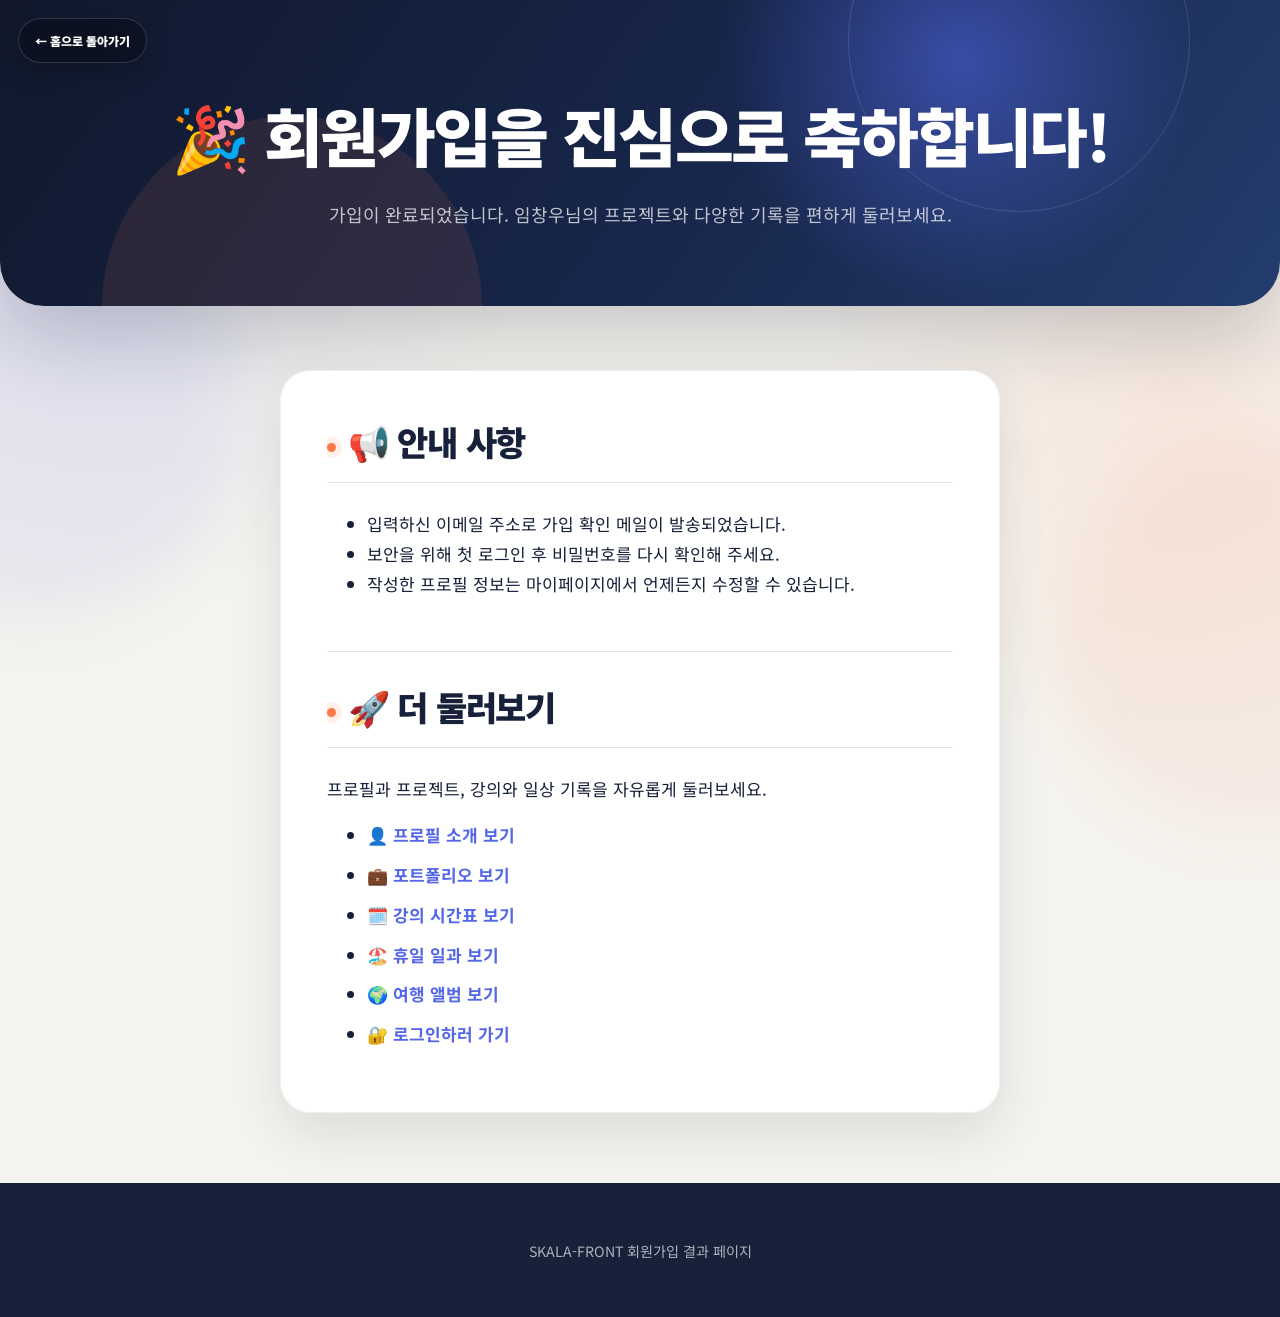
<file: signUpResult.html>
<!DOCTYPE html>
<html lang="ko">
<head>
    <meta charset="UTF-8">
    <meta name="viewport" content="width=device-width, initial-scale=1.0">

    <meta
        name="description"
        content="SKALA-FRONT 회원가입 완료 페이지"
    >

    <title>회원가입 결과</title>

    <link rel="stylesheet" href="css/style.css">
</head>

<body class="site-page signup-result-page">
    <header>
        <h1>🎉 회원가입을 진심으로 축하합니다!</h1>

        <p>
            가입이 완료되었습니다. 임창우님의 프로젝트와 다양한 기록을 편하게 둘러보세요.
        </p>
    </header>

    <main>
        <div class="container">
        <section>
            <h2>📢 안내 사항</h2>

            <ul>
                <li>
                    입력하신 이메일 주소로 가입 확인 메일이 발송되었습니다.
                </li>

                <li>
                    보안을 위해 첫 로그인 후 비밀번호를 다시 확인해 주세요.
                </li>

                <li>
                    작성한 프로필 정보는 마이페이지에서 언제든지 수정할 수 있습니다.
                </li>
            </ul>
        </section>

        <hr>

        <section>
            <h2>🚀 더 둘러보기</h2>

            <p>
                프로필과 프로젝트, 강의와 일상 기록을 자유롭게 둘러보세요.
            </p>

            <ul class="link-list">
                <li>
                    <a href="myProfile.html">
                        👤 프로필 소개 보기
                    </a>
                </li>

                <li>
                    <a href="portfolio.html">
                        💼 포트폴리오 보기
                    </a>
                </li>

                <li>
                    <a href="myClass.html">
                        🗓️ 강의 시간표 보기
                    </a>
                </li>

                <li>
                    <a href="myHoliday.html">
                        🏖️ 휴일 일과 보기
                    </a>
                </li>

                <li>
                    <a href="myTrip.html">
                        🌍 여행 앨범 보기
                    </a>
                </li>

                <li>
                    <a href="login.html">
                        🔐 로그인하러 가기
                    </a>
                </li>
            </ul>
        </section>
        </div>
    </main>

    <footer>
        <p>
            <a href="index.html">홈으로 돌아가기</a>
        </p>

        <p>
            <small>
                SKALA-FRONT 회원가입 결과 페이지
            </small>
        </p>
    </footer>
</body>
</html>
</file>
<file: css/style.css>
/* 1. 기본 설정 */
@import url("https://fonts.googleapis.com/css2?family=Noto+Sans+KR:wght@400;500;600;700;800;900&display=swap");

* {
    box-sizing: border-box;
}

html {
    scroll-behavior: smooth;
}

body {
    margin: 0;
    font-size: 20px;
    color: #25324a;
    font-family: "Noto Sans KR", Arial, Helvetica, sans-serif;
    background: #eef4fb;
}

p, li, dt, dd {
    line-height: 1.8;
}

a {
    color: #315b91;
    font-weight: bold;
    text-decoration: none;
}

a:hover {
    color: #e06b45;
    text-decoration: underline;
}

img {
    display: block;
    max-width: 100%;
    height: auto;
}

audio, video {
    display: block;
    width: 100%;
}

figure {
    margin: 0;
}

figcaption {
    text-align: center;
}

/* 2. 모든 페이지 공통 디자인 */
.site-page {
    position: relative;
    min-height: 100vh;
    overflow-x: hidden;
    background:
    radial-gradient(circle at 10% 20%, rgba(146,184,226,.22), transparent 28%),
    radial-gradient(circle at 88% 32%, rgba(255,214,153,.16), transparent 25%),
    linear-gradient(180deg, #eef4fb, #f8fbff);
}

.site-page::before, .site-page::after {
    position: fixed;
    z-index: -1;
    content: "";
    border-radius: 50%;
    filter: blur(12px);
}

.site-page::before {
    top: 170px;
    left: -130px;
    width: 340px;
    height: 340px;
    background: rgba(76,126,184,.11);
}

.site-page::after {
    right: -110px;
    bottom: 100px;
    width: 300px;
    height: 300px;
    background: rgba(255,190,105,.1);
}

.site-page > header {
    position: relative;
    overflow: hidden;
    padding: 58px 20px 48px;
    color: white;
    text-align: center;
    background: linear-gradient(135deg, #284f80, #3e70a9 55%, #6b97c7);
}

.site-page > header::before, .site-page > header::after {
    position: absolute;
    content: "";
    border-radius: 50%;
}

.site-page > header::before {
    top: -90px;
    right: 8%;
    width: 250px;
    height: 250px;
    background: rgba(255,255,255,.08);
}

.site-page > header::after {
    bottom: -120px;
    left: 10%;
    width: 300px;
    height: 300px;
    border: 35px solid rgba(255,255,255,.06);
}

.site-page > header h1 {
    position: relative;
    z-index: 1;
    display: inline-block;
    margin: 0 0 14px;
    color: white;
    font-size: clamp(32px, 4vw, 50px);
    letter-spacing: 2px;
    transform: perspective(800px) rotateX(4deg) rotateY(-4deg);
    text-shadow: 2px 2px 0 rgba(18,54,96,.35), 4px 4px 0 rgba(18,54,96,.2), 7px 7px 16px rgba(18,54,96,.3);
}

.site-page > header p {
    position: relative;
    z-index: 1;
    max-width: 1000px;
    margin: 0 auto;
    color: rgba(255,255,255,.92);
    font-size: 21px;
}

.site-page > main {
    width: 1000px;
    max-width: calc(100% - 40px);
    margin: 45px auto;
    padding: 38px;
    background: rgba(255,255,255,.96);
    border: 1px solid rgba(157,183,211,.35);
    border-radius: 22px;
    box-shadow: 0 18px 45px rgba(43,83,128,.13);
}

.site-page section {
    margin-bottom: 40px;
}

.site-page section:last-child {
    margin-bottom: 0;
}

.site-page h2 {
    position: relative;
    overflow: hidden;
    margin-top: 0;
    padding: 14px 18px;
    color: #315b91;
    background: linear-gradient(90deg, #edf5ff, #f9fbff);
    border-left: 6px solid #3b6ea5;
    border-bottom: 1px solid #d6e2ef;
    border-radius: 8px;
}

.site-page h2::after {
    position: absolute;
    top: 0;
    right: -30px;
    width: 90px;
    height: 100%;
    content: "";
    background: rgba(82,133,187,.08);
    transform: skewX(-25deg);
}

.site-page h3 {
    color: #315b91;
}

.site-page hr {
    margin: 30px 0;
    border: 0;
    border-top: 1px solid #d5e0ec;
}

.site-page img {
    border-radius: 16px;
    box-shadow: 0 12px 28px rgba(34,73,117,.18);
}

.site-page > footer {
    margin-top: 45px;
    padding: 30px 20px;
    text-align: center;
    background: linear-gradient(135deg, #fff, #f1f6fb);
    border-top: 1px solid #cbd9e8;
}

/* 홈으로 돌아가기 버튼 */
footer a[href="index.html"] {
    position: fixed;
    top: 20px;
    left: 20px;
    z-index: 1000;
    padding: 10px 16px;
    color: white;
    background: #365f98;
    border-radius: 10px;
    box-shadow: 0 4px 12px rgba(51,85,130,.25);
}

footer a[href="index.html"]:hover {
    color: white;
    text-decoration: none;
    background: #284b7c;
}

/* 3. 메인 포털 */
.home-page {
    padding: 0;
}

.home-page > header {
    padding: 65px 20px 55px;
}

.home-page > header h1 {
    font-size: clamp(34px, 4vw, 56px);
}

.home-page > header p {
    margin-top: 18px;
    font-size: 20px;
}

.home-page > nav {
    position: sticky;
    top: 0;
    z-index: 100;
    margin: 0;
    padding: 15px 20px;
    text-align: center;
    background: rgba(40,79,128,.94);
    box-shadow: 0 6px 18px rgba(36,68,106,.18);
    backdrop-filter: blur(10px);
}

.home-page > nav a {
    display: inline-block;
    margin: 5px 12px;
    color: white;
}

.home-page .layout {
    display: grid;
    grid-template-columns: minmax(0, 2.4fr) minmax(320px, 1fr);
    align-items: start;
    gap: 32px;
    width: 1400px;
    max-width: calc(100% - 80px);
    margin: 50px auto;
}

.home-page .main-content, .home-page .sidebar {
    width: auto;
    margin: 0;
    padding: 38px;
    background: white;
    border: 1px solid rgba(157,183,211,.35);
    border-radius: 20px;
    box-shadow: 0 18px 45px rgba(43,83,128,.13);
}

.home-page .sidebar {
    position: sticky;
    top: 95px;
    padding: 30px;
}

.home-page .sidebar ul {
    padding-left: 22px;
}

.home-page .sidebar section {
    padding-bottom: 26px;
    border-bottom: 1px dashed #c8d7e6;
}

.home-page .sidebar section:last-child {
    padding-bottom: 0;
    border-bottom: 0;
}

.shortcut-list {
    display: flex;
    flex-wrap: wrap;
    gap: 18px;
    padding: 0;
    list-style: none;
}

.shortcut-list li {
    flex: 1 1 calc(50% - 18px);
}

.shortcut-list a {
    display: flex;
    align-items: center;
    justify-content: center;
    min-height: 76px;
    padding: 18px;
    color: #315b91;
    text-align: center;
    background: linear-gradient(145deg, #fff, #edf5fd);
    border: 1px solid #c9d9e9;
    border-radius: 12px;
    box-shadow: 0 8px 18px rgba(48,89,136,.09);
    transition: .25s;
}

.shortcut-list a:hover {
    color: #284f80;
    text-decoration: none;
    transform: translateY(-5px);
    box-shadow: 0 16px 28px rgba(43,83,128,.18);
}

.home-page article {
    padding: 22px;
    background: linear-gradient(135deg, #f9fbfe, #eef5fc);
    border: 1px solid #d8e4f0;
    border-radius: 14px;
}

.home-page figure img {
    width: 100%;
    max-height: 520px;
    object-fit: cover;
}

/* 4. 회원가입 */
.signup-page > main {
    width: 800px;
}

.signup-result-page > main {
    width: 700px;
}

.signup-result-page .link-list li {
    margin-bottom: 10px;
}

fieldset {
    margin-bottom: 25px;
    padding: 25px;
    background: #fbfdff;
    border: 1px solid #cbd9e8;
    border-radius: 14px;
    box-shadow: 0 5px 14px rgba(43,83,128,.06);
}

legend {
    padding: 0 10px;
    color: #365f98;
    font-size: 20px;
    font-weight: bold;
}

.form-group {
    margin-bottom: 20px;
}

.form-group:last-child {
    margin-bottom: 0;
}

label {
    display: block;
    margin: 12px 0 7px;
    font-weight: bold;
}

input, select, textarea {
    width: 100%;
    padding: 11px;
    color: #25324a;
    font: inherit;
    background: white;
    border: 1px solid #b8c9dc;
    border-radius: 8px;
}

input:focus, select:focus, textarea:focus {
    outline: 2px solid #92b8e2;
    border-color: #365f98;
    box-shadow: 0 0 0 4px rgba(146,184,226,.22);
}

input[type="checkbox"], input[type="radio"] {
    width: auto;
}

textarea {
    min-height: 120px;
    resize: vertical;
}

.inline-group {
    display: flex;
    flex-wrap: wrap;
    gap: 15px;
}

.inline-group label {
    display: inline-flex;
    align-items: center;
    gap: 6px;
    margin: 0;
    font-weight: normal;
}

.button-group {
    display: flex;
    justify-content: center;
    gap: 15px;
    margin-top: 30px;
}

button {
    min-width: 130px;
    padding: 12px 25px;
    color: white;
    font-size: 18px;
    font-weight: bold;
    background: #365f98;
    border: 0;
    border-radius: 9px;
    box-shadow: 0 7px 15px rgba(43,83,128,.18);
    cursor: pointer;
    transition: .2s;
}

button:hover {
    background: #284b7c;
    transform: translateY(-3px);
}

button[type="reset"] {
    color: #25324a;
    background: #dfe9f4;
}

/* 5. 여행 페이지 */
.trip-page > main {
    width: 1100px;
}


.trip-page .container {
    width: 100%;
    margin: 0 auto;
}

.trip-card {
    margin: 10px 0 0;
    padding: 12px 14px;
    color: #53647a;
    line-height: 1.7;
    background: #f5f9fd;
    border: 1px solid #d5e2ef;
    border-radius: 8px;
}

.audio-card, .video-card {
    padding: 25px;
    background: linear-gradient(145deg, #f8fbff, #edf5fd);
    border: 1px solid #d5e2ef;
    border-radius: 16px;
    box-shadow: 0 8px 20px rgba(43,83,128,.08);
}

.media-note, .video-card p {
    margin: 15px 0 0;
    color: #607089;
    text-align: center;
}

.trip-gallery {
    display: grid;
    grid-template-columns: repeat(3, minmax(0, 1fr));
    gap: 25px;
}

.trip-gallery figure {
    overflow: hidden;
    background: white;
    border: 1px solid #d5e2ef;
    border-radius: 18px;
    box-shadow: 0 10px 25px rgba(43,83,128,.12);
    transition: .25s;
}

.trip-gallery figure:hover {
    transform: translateY(-6px);
}

.trip-gallery img {
    width: 100%;
    height: 300px;
    object-fit: cover;
    border-radius: 0;
    box-shadow: none;
}

.trip-gallery figcaption {
    display: flex;
    flex-direction: column;
    gap: 6px;
    padding: 18px 20px;
    text-align: left;
}

.trip-gallery figcaption strong {
    color: #315b91;
    font-size: 21px;
}

.trip-page video {
    max-height: 650px;
    background: #111827;
    border-radius: 14px;
}

/* 6. 휴일 일과 */
.holiday-page > main {
    width: 1000px;
}

.holiday-page mark {
    padding: 3px 8px;
    color: white;
    background: rgba(255,211,105,.3);
    border-radius: 6px;
}

.holiday-nav {
    position: sticky;
    top: 0;
    z-index: 100;
    display: flex;
    justify-content: center;
    gap: 18px;
    padding: 15px 20px;
    background: rgba(40,79,128,.94);
    box-shadow: 0 6px 18px rgba(36,68,106,.18);
}

.holiday-nav a {
    padding: 9px 18px;
    color: white;
    border: 1px solid rgba(255,255,255,.3);
    border-radius: 20px;
}

.holiday-page main section {
    scroll-margin-top: 95px;
}

.routine-list {
    position: relative;
    display: grid;
    gap: 18px;
    margin-top: 22px;
}

.routine-list::before {
    position: absolute;
    top: 18px;
    bottom: 18px;
    left: 55px;
    width: 3px;
    content: "";
    background: linear-gradient(#5f8fc2, #b8cee5);
}

.routine-card {
    display: grid;
    grid-template-columns: 90px minmax(0, 1fr);
    gap: 22px;
    padding: 22px 24px;
    background: linear-gradient(145deg, #fff, #f3f8fd);
    border: 1px solid #d5e2ef;
    border-radius: 16px;
    box-shadow: 0 8px 20px rgba(43,83,128,.08);
}

.routine-card time, .timeline-item time {
    position: relative;
    z-index: 1;
    align-self: start;
    padding: 10px 8px;
    color: white;
    font-weight: bold;
    text-align: center;
    background: linear-gradient(145deg, #315f94, #5488bf);
    border: 4px solid #eef4fb;
    border-radius: 22px;
}

.routine-card h3, .routine-card p {
    margin-top: 0;
}

/* 7. 강의 시간표 */
.class-page > main {
    width: 1250px;
}

.table-card {
    margin-top: 24px;
    padding: 24px;
    background: linear-gradient(145deg, #fff, #f3f8fd);
    border: 1px solid #d5e2ef;
    border-radius: 18px;
    box-shadow: 0 12px 28px rgba(43,83,128,.12);
}

.table-scroll {
    overflow-x: auto;
}

.class-page table {
    width: 100%;
    min-width: 950px;
    border-collapse: collapse;
    table-layout: fixed;
    background: white;
}

.class-page caption {
    padding: 18px;
    color: #315b91;
    font-size: 23px;
    text-align: left;
    background: #edf5ff;
    border: 1px solid #cbdbea;
    border-bottom: 0;
}

.class-page th, .class-page td {
    padding: 17px 12px;
    line-height: 1.6;
    text-align: center;
    border: 1px solid #c9d8e7;
}

.class-page thead th {
    color: white;
    background: linear-gradient(145deg, #315f94, #4f83b9);
}

.class-page tbody th {
    width: 145px;
    color: #315b91;
    white-space: nowrap;
    background: #edf5fd;
}

.class-page tbody td {
    color: #40516a;
    font-weight: 600;
    background: #fbfdff;
}

.class-page tbody tr:nth-child(even) td {
    background: #f5f9fd;
}

.class-page tbody td:hover {
    color: #284f80;
    background: #e7f1fb;
}

.class-page .lunch-row th, .class-page .lunch-row td {
    color: #7c5a18;
    background: linear-gradient(90deg, #fff4cf, #ffedb2);
}

/* 8. 프로필 */
.profile-page > main {
    width: 1000px;
}

.profile-info-grid, .keyword-list {
    display: grid;
    grid-template-columns: repeat(2, minmax(0, 1fr));
    gap: 18px;
}

.profile-info-card {
    display: flex;
    align-items: center;
    gap: 18px;
    padding: 22px;
    background: linear-gradient(145deg, #fff, #f1f7fd);
    border: 1px solid #d4e1ee;
    border-radius: 16px;
    box-shadow: 0 8px 20px rgba(43,83,128,.08);
}

.profile-info-icon {
    display: grid;
    place-items: center;
    flex: 0 0 55px;
    height: 55px;
    font-size: 28px;
    background: #e5f0fb;
    border-radius: 50%;
}

.profile-info-card h3, .profile-info-card p {
    margin: 0;
}

.profile-timeline {
    position: relative;
    display: grid;
    gap: 20px;
    margin-top: 25px;
}

.profile-timeline::before {
    position: absolute;
    top: 20px;
    bottom: 20px;
    left: 60px;
    width: 3px;
    content: "";
    background: linear-gradient(#3f73aa, #b9cee3);
}

.timeline-item {
    display: grid;
    grid-template-columns: 100px minmax(0, 1fr);
    gap: 24px;
    padding: 22px;
    background: linear-gradient(145deg, #fff, #f4f8fc);
    border: 1px solid #d6e2ee;
    border-radius: 16px;
    box-shadow: 0 8px 20px rgba(43,83,128,.08);
}

.timeline-item h3, .timeline-item p {
    margin-top: 0;
}

.profile-card-list {
    display: grid;
    grid-template-columns: repeat(2, minmax(0, 1fr));
    gap: 15px;
    padding: 0;
    list-style: none;
}

.profile-card-list li, .profile-goal-list li, .keyword-list > div {
    padding: 18px;
    background: #f6faff;
    border: 1px solid #d5e2ef;
    border-radius: 12px;
}

.profile-card-list li {
    text-align: center;
}

.profile-goal-list {
    display: grid;
    gap: 12px;
    padding-left: 25px;
}

.profile-goal-list li {
    border-left: 4px solid #6f9dcc;
}

.keyword-list dt {
    margin-bottom: 10px;
    color: #315b91;
    font-size: 21px;
    font-weight: bold;
}

.keyword-list dd {
    margin: 0;
}

/* 9. 반응형 */
@media (min-width: 1500px) {
    .home-page .layout {
        width: 1500px;
    }

}

@media (max-width: 1000px) {
    .home-page .layout {
        grid-template-columns: 1fr;
        max-width: calc(100% - 40px);
    }

    .home-page .sidebar {
        position: static;
    }

    .trip-gallery {
        grid-template-columns: repeat(2, minmax(0, 1fr));
    }
}

/* 10. 포트폴리오 페이지 */
.portfolio-page > main {
    width: 1200px;
}

.portfolio-nav {
    position: sticky;
    top: 0;
    z-index: 100;
    display: flex;
    justify-content: center;
    gap: 12px;
    padding: 15px;
    background: rgba(40, 79, 128, 0.94);
    box-shadow: 0 6px 18px rgba(36, 68, 106, 0.18);
}

.portfolio-nav a {
    padding: 9px 18px;
    color: white;
    border: 1px solid rgba(255, 255, 255, 0.3);
    border-radius: 20px;
}

.portfolio-nav a:hover {
    color: white;
    text-decoration: none;
    background: rgba(255, 255, 255, 0.16);
}

.portfolio-page section {
    scroll-margin-top: 90px;
}

.portfolio-intro,
.goal-message {
    padding: 25px;
    background: linear-gradient(145deg, #ffffff, #f2f7fc);
    border: 1px solid #d5e2ef;
    border-radius: 16px;
}

.portfolio-intro p,
.goal-message p {
    margin: 0 0 15px;
}

.portfolio-intro p:last-child,
.goal-message p:last-child {
    margin-bottom: 0;
}

.project-grid {
    display: grid;
    grid-template-columns: repeat(2, minmax(0, 1fr));
    gap: 22px;
}

.project-card {
    padding: 25px;
    background: linear-gradient(145deg, #ffffff, #f4f8fc);
    border: 1px solid #d5e2ef;
    border-radius: 18px;
    box-shadow: 0 10px 24px rgba(43, 83, 128, 0.1);
    transition: transform 0.25s, box-shadow 0.25s;
}

.project-card:hover {
    transform: translateY(-5px);
    box-shadow: 0 17px 30px rgba(43, 83, 128, 0.16);
}

.featured-project {
    grid-column: 1 / -1;
    border-top: 5px solid #3e70a9;
}

.project-heading {
    display: flex;
    align-items: flex-start;
    gap: 15px;
    margin-bottom: 16px;
}

.project-heading h3 {
    margin: 0 0 5px;
}

.project-icon {
    display: grid;
    place-items: center;
    flex: 0 0 52px;
    height: 52px;
    font-size: 27px;
    background: #e6f0fa;
    border-radius: 50%;
}

.project-category {
    margin: 0;
    color: #728096;
    font-size: 16px;
}

.project-card h4 {
    margin-bottom: 7px;
    color: #315b91;
}

.project-card ul {
    padding-left: 22px;
}

.project-tags {
    display: flex;
    flex-wrap: wrap;
    gap: 8px;
    margin-top: 20px;
}

.project-tags span {
    padding: 6px 11px;
    color: #315b91;
    font-size: 15px;
    font-weight: bold;
    background: #e7f1fb;
    border-radius: 15px;
}

.skill-grid {
    display: grid;
    grid-template-columns: repeat(2, minmax(0, 1fr));
    gap: 20px;
}

.skill-card {
    padding: 22px;
    background: #f8fbff;
    border: 1px solid #d5e2ef;
    border-radius: 15px;
}

.skill-card h3 {
    margin-top: 0;
}

.skill-card ul {
    display: grid;
    gap: 10px;
    padding: 0;
    list-style: none;
}

.skill-card li {
    display: flex;
    justify-content: space-between;
    padding: 11px 13px;
    background: white;
    border: 1px solid #dce7f1;
    border-radius: 8px;
}

.skill-card li span {
    color: white;
    font-size: 15px;
    font-weight: bold;
    background: #4e80b5;
    border-radius: 10px;
    padding: 1px 9px;
}

.award-list {
    display: grid;
    gap: 18px;
}

.award-card {
    display: flex;
    align-items: center;
    gap: 20px;
    padding: 22px;
    background: linear-gradient(145deg, #fffdf5, #fff8dc);
    border: 1px solid #ebd79d;
    border-radius: 16px;
}

.award-icon {
    font-size: 38px;
}

.award-card h3 {
    margin: 0 0 6px;
}

.award-card p {
    margin: 0 0 5px;
}

.award-card time {
    color: #7b6b46;
    font-size: 16px;
}

.project-button-area {
    margin-top: 20px;
}

.paper-button {
    display: inline-block;
    padding: 11px 18px;
    color: white;
    background: #365f98;
    border-radius: 9px;
    box-shadow: 0 6px 14px rgba(43, 83, 128, 0.18);
    transition: 0.2s;
}

.paper-button:hover {
    color: white;
    text-decoration: none;
    background: #284b7c;
    transform: translateY(-2px);
}

/* 11. 전체 페이지 모바일 반응형 */
@media (max-width: 786px) {
    /* 공통 영역 */
    .site-page > header {
        padding: 42px 18px 35px;
    }

    .site-page > header h1 {
        font-size: 32px;
        letter-spacing: 1px;
        transform: none;
    }

    .site-page > header p {
        font-size: 17px;
    }

    .site-page > main {
        width: auto;
        max-width: calc(100% - 24px);
        margin: 24px auto;
        padding: 22px;
        border-radius: 16px;
    }

    .site-page h2 {
        padding: 12px 14px;
        font-size: 22px;
    }

    /* 메인 페이지 메뉴 */
    .home-page > nav {
        display: flex;
        flex-wrap: wrap;
        justify-content: center;
        gap: 8px;
        padding: 12px;
    }

    .home-page > nav a {
        margin: 0;
        padding: 8px 12px;
        font-size: 16px;
    }

    /* 메인과 사이드바를 1열로 변경 */
    .home-page .layout {
        grid-template-columns: 1fr;
        gap: 24px;
        max-width: calc(100% - 24px);
        margin: 24px auto;
    }

    .home-page .main-content,
    .home-page .sidebar {
        padding: 22px;
    }

    .home-page .sidebar {
        position: static;
    }

    /* 바로가기 메뉴를 1열로 변경 */
    .shortcut-list {
        flex-direction: column;
    }

    .shortcut-list li {
        flex-basis: 100%;
        width: 100%;
    }

    .shortcut-list a {
        min-height: 65px;
    }

    /* 여행 앨범 1열 */
    .trip-gallery {
        grid-template-columns: 1fr;
    }

    .trip-gallery img {
        height: 240px;
    }

    .audio-card,
    .video-card {
        padding: 16px;
    }

    /* 프로필 카드 1열 */
    .profile-info-grid,
    .profile-card-list,
    .keyword-list {
        grid-template-columns: 1fr;
    }

    /* 프로필 타임라인 */
    .profile-timeline::before,
    .routine-list::before {
        display: none;
    }

    .timeline-item,
    .routine-card {
        grid-template-columns: 1fr;
        gap: 12px;
    }

    .timeline-item time,
    .routine-card time {
        width: fit-content;
        border-width: 0;
    }

    /* 회원가입 */
    fieldset {
        padding: 18px;
    }

    .inline-group {
        flex-direction: column;
        gap: 10px;
    }

    .button-group {
        flex-direction: column;
    }

    button {
        width: 100%;
    }

    /* 강의 시간표 */
    .table-card {
        padding: 14px;
    }

    .table-scroll {
        overflow-x: auto;
    }

    .class-page table {
        min-width: 900px;
    }

    /* 휴일 메뉴 */
    .holiday-nav {
        flex-wrap: wrap;
        gap: 8px;
        padding: 10px;
    }

    .holiday-nav a {
        padding: 7px 11px;
        font-size: 15px;
    }

    /* 포트폴리오 */
    .portfolio-nav {
        flex-wrap: wrap;
        gap: 8px;
        padding: 10px;
    }

    .portfolio-nav a {
        padding: 7px 11px;
        font-size: 15px;
    }

    .project-grid,
    .skill-grid {
        grid-template-columns: 1fr;
    }

    .featured-project {
        grid-column: auto;
    }

    .project-heading {
        align-items: flex-start;
    }

    .award-card {
        align-items: flex-start;
    }

    /* 홈 버튼 크기 조절 */
    footer a[href="index.html"] {
        top: 10px;
        left: 10px;
        padding: 8px 11px;
        font-size: 15px;
    }
}

/* 아주 작은 스마트폰 */
@media (max-width: 480px) {
    .site-page > header h1 {
        font-size: 27px;
    }

    .site-page > main {
        max-width: calc(100% - 16px);
        padding: 17px;
    }

    .home-page .layout {
        max-width: calc(100% - 16px);
    }

    .home-page .main-content,
    .home-page .sidebar {
        padding: 17px;
    }

    .project-heading {
        flex-direction: column;
    }

    .award-card {
        flex-direction: column;
    }

    .trip-gallery img {
        height: 210px;
    }
}

.auth-menu {
    display: inline-flex;
    align-items: center;
    gap: 10px;
}

.auth-menu button {
    width: auto;
    margin: 0;
    padding: 9px 14px;
    color: white;
    font: inherit;
    background: #365f98;
    border: none;
    border-radius: 8px;
    cursor: pointer;
}

.auth-menu button:hover {
    background: #284b7c;
}

.auth-menu button:disabled {
    cursor: wait;
    opacity: 0.7;
}

[hidden] {
    display: none !important;
}

/* 12. 댓글 게시판 */
.comments-page > main {
    width: 900px;
}

.comment-login-guide {
    padding: 20px;
    text-align: center;
    background: #fff6d9;
    border: 1px solid #ead28d;
    border-radius: 12px;
}

.comment-login-guide a {
    margin-left: 8px;
}

.comment-form-footer,
.comment-list-heading,
.comment-card-header,
.comment-author-area,
.comment-date-area,
.comment-actions,
.comment-edit-buttons {
    display: flex;
    align-items: center;
}

.comment-form-footer,
.comment-list-heading,
.comment-card-header {
    justify-content: space-between;
}

.comment-form-footer,
.comment-list-heading {
    gap: 20px;
}

.comment-card-header {
    gap: 15px;
    margin-bottom: 12px;
}

.comment-author-area {
    flex-wrap: wrap;
    gap: 8px;
}

.comment-date-area {
    gap: 7px;
}

.comment-actions {
    gap: 4px;
    margin: 0;
}

.comment-edit-buttons {
    justify-content: flex-end;
    gap: 6px;
}

#characterCount {
    color: #607089;
    font-size: 15px;
}

.comment-list-heading h2 {
    flex: 1;
}

#commentCount {
    padding: 7px 13px;
    color: #315b91;
    font-weight: bold;
    background: #e7f1fb;
    border-radius: 20px;
}

.comment-list {
    display: grid;
    gap: 16px;
}

.comment-card {
    padding: 20px 22px;
    background: linear-gradient(145deg, #ffffff, #f4f8fc);
    border: 1px solid #d5e2ef;
    border-radius: 14px;
    box-shadow: 0 7px 18px rgba(43, 83, 128, 0.08);
}

.comment-card-header strong,
.comment-author-area > strong {
    color: #315b91;
}

.comment-card-header time {
    color: #728096;
    font-size: 14px;
}

.comment-card p {
    margin: 0;
    white-space: pre-wrap;
    overflow-wrap: anywhere;
}

.comment-empty,
.comment-loading,
.comment-error {
    padding: 30px;
    text-align: center;
    background: #f5f9fd;
    border: 1px dashed #b8cbe0;
    border-radius: 12px;
}

.comment-error {
    color: #c0392b;
}

.comment-edited {
    padding: 2px 6px;
    color: #607089;
    font-size: 11px;
    background: #edf3f9;
    border-radius: 9px;
}

.comment-actions button {
    width: auto;
    min-width: 0;
    margin: 0;
    padding: 3px 8px;
    font-size: 11px;
    line-height: 1.4;
    border-radius: 5px;
    box-shadow: none;
    transform: none;
}

.comment-edit-button,
.comment-save-button {
    color: white;
    background: #365f98;
}

.comment-edit-button:hover,
.comment-save-button:hover {
    background: #284b7c;
    transform: none;
}

.comment-delete-button {
    color: white;
    background: #c94b45;
}

.comment-delete-button:hover {
    background: #a93631;
    transform: none;
}

.comment-cancel-button {
    color: #25324a;
    background: #dfe9f4;
}

.comment-cancel-button:hover {
    color: #25324a;
    background: #cbd9e8;
}

.comment-edit-area {
    display: grid;
    gap: 10px;
    margin-top: 12px;
}

.comment-edit-input {
    min-height: 100px;
}

.comment-edit-count {
    color: #607089;
    font-size: 13px;
    text-align: right;
}

.comment-edit-buttons button {
    width: auto;
    min-width: 60px;
    margin: 0;
    padding: 6px 12px;
    font-size: 13px;
    border-radius: 6px;
    box-shadow: none;
}

@media (max-width: 650px) {
    .comment-form-footer,
    .comment-card-header {
        align-items: stretch;
        flex-direction: column;
    }

    .comment-form-footer button {
        width: 100%;
    }

    .comment-author-area {
        gap: 6px;
    }

    .comment-date-area {
        align-items: flex-end;
        flex-direction: column;
    }

    .comment-actions,
    .comment-edit-buttons {
        width: auto;
    }

    .comment-actions button,
    .comment-edit-buttons button {
        flex: none;
        width: auto;
    }
}

/* 13. 메인 페이지 다크 모드 버튼 */
.theme-toggle-button {
    position: fixed;
    top: 18px;
    right: 18px;
    z-index: 2000;
    width: auto;
    min-width: 120px;
    margin: 0;
    padding: 9px 14px;
    color: #25324a;
    font-size: 14px;
    font-weight: bold;
    background: rgba(255, 255, 255, 0.92);
    border: 1px solid rgba(255, 255, 255, 0.7);
    border-radius: 20px;
    box-shadow: 0 5px 15px rgba(24, 52, 84, 0.2);
    cursor: pointer;
    backdrop-filter: blur(8px);
    transition:
        background 0.2s,
        color 0.2s,
        transform 0.2s;
}

.theme-toggle-button:hover {
    color: #25324a;
    background: white;
    transform: translateY(-2px);
}

/* 모든 페이지 다크 모드 */
html.dark-mode,
html.dark-mode body {
    min-height: 100%;
    color: #e4eaf2;
    background: #111827;
}

html.dark-mode .site-page {
    color: #e4eaf2;
    background:
        radial-gradient(
            circle at 10% 20%,
            rgba(62, 112, 169, 0.18),
            transparent 28%
        ),
        radial-gradient(
            circle at 88% 32%,
            rgba(224, 107, 69, 0.1),
            transparent 25%
        ),
        linear-gradient(
            180deg,
            #111827,
            #172033
        );
}

html.dark-mode .site-page::before {
    background: rgba(82, 133, 187, 0.08);
}

html.dark-mode .site-page::after {
    background: rgba(224, 107, 69, 0.06);
}

/* 헤더 */
html.dark-mode .site-page > header {
    background:
        linear-gradient(
            135deg,
            #172b46,
            #24476f 55%,
            #315f8d
        );
}

/* 내비게이션 */
html.dark-mode .home-page > nav,
html.dark-mode .holiday-nav,
html.dark-mode .portfolio-nav {
    background: rgba(20, 36, 58, 0.96);
}

/* 공통 콘텐츠 박스 */
html.dark-mode .site-page > main,
html.dark-mode .home-page .main-content,
html.dark-mode .home-page .sidebar {
    color: #e4eaf2;
    background: #1d2939;
    border-color: #34465d;
    box-shadow:
        0 18px 45px
        rgba(0, 0, 0, 0.28);
}

/* 제목 */
html.dark-mode .site-page h2 {
    color: #b9d8f7;
    background:
        linear-gradient(
            90deg,
            #24364d,
            #1e2c3f
        );
    border-left-color: #6f9dcc;
    border-bottom-color: #3b4e66;
}

html.dark-mode .site-page h3,
html.dark-mode .site-page h4 {
    color: #b9d8f7;
}

/* 일반 텍스트 */
html.dark-mode .site-page p,
html.dark-mode .site-page li,
html.dark-mode .site-page dt,
html.dark-mode .site-page dd,
html.dark-mode .site-page label,
html.dark-mode .site-page figcaption,
html.dark-mode .site-page small {
    color: #d8e1ec;
}

/* 링크 */
html.dark-mode .site-page a {
    color: #9bc8f4;
}

html.dark-mode .site-page a:hover {
    color: #ff9a76;
}

/* 바로가기 메뉴 */
html.dark-mode .shortcut-list a {
    color: #b9d8f7;
    background:
        linear-gradient(
            145deg,
            #24364d,
            #1b293b
        );
    border-color: #40566f;
}

html.dark-mode .shortcut-list a:hover {
    color: white;
    background:
        linear-gradient(
            145deg,
            #2d4562,
            #22364d
        );
}

/* 공통 카드 */
html.dark-mode .home-page article,
html.dark-mode .profile-info-card,
html.dark-mode .timeline-item,
html.dark-mode .routine-card,
html.dark-mode .trip-gallery figure,
html.dark-mode .audio-card,
html.dark-mode .video-card,
html.dark-mode .table-card,
html.dark-mode .project-card,
html.dark-mode .skill-card,
html.dark-mode .comment-card,
html.dark-mode fieldset {
    color: #d8e1ec;
    background:
        linear-gradient(
            145deg,
            #24364d,
            #1d2c40
        );
    border-color: #3e526a;
}

/* 입력창 */
html.dark-mode input,
html.dark-mode select,
html.dark-mode textarea {
    color: #e4eaf2;
    background: #162235;
    border-color: #40556f;
}

html.dark-mode input::placeholder,
html.dark-mode textarea::placeholder {
    color: #8fa1b6;
}

/* 댓글 안내 및 빈 목록 */
html.dark-mode .comment-login-guide,
html.dark-mode .comment-empty,
html.dark-mode .comment-loading,
html.dark-mode .comment-error {
    background: #202f43;
    border-color: #40566f;
}

/* 표 */
html.dark-mode .class-page table {
    background: #1d2939;
}

html.dark-mode .class-page tbody td {
    color: #d8e1ec;
    background: #1d2939;
}

html.dark-mode .class-page tbody tr:nth-child(even) td {
    background: #233247;
}

html.dark-mode .class-page tbody th {
    color: #b9d8f7;
    background: #26384d;
}

/* 푸터 */
html.dark-mode .site-page > footer {
    color: #d8e1ec;
    background:
        linear-gradient(
            135deg,
            #1b293b,
            #152234
        );
    border-top-color: #33475f;
}

/* 다크 모드 버튼 */
html.dark-mode .theme-toggle-button {
    color: #f1f5f9;
    background: rgba(30, 41, 59, 0.92);
    border-color: #52657d;
}

html.dark-mode .theme-toggle-button:hover {
    color: white;
    background: #26384d;
}

/* 모바일 */
@media (max-width: 650px) {
    .theme-toggle-button {
        top: 10px;
        right: 10px;
        min-width: 0;
        padding: 7px 10px;
        font-size: 12px;
    }
}
/* 다크 모드에서 남아 있는 밝은 카드들 */
html.dark-mode .profile-card-list li,
html.dark-mode .profile-goal-list li,
html.dark-mode .keyword-list > div,
html.dark-mode .portfolio-intro,
html.dark-mode .goal-message,
html.dark-mode .skill-card li,
html.dark-mode .trip-card,
html.dark-mode .trip-gallery figcaption,
html.dark-mode .comment-login-guide,
html.dark-mode .comment-empty,
html.dark-mode .comment-loading,
html.dark-mode .comment-error {
    color: #d8e1ec;
    background: #24364d;
    border-color: #40566f;
}

/* 카드 안 제목 */
html.dark-mode .profile-card-list strong,
html.dark-mode .profile-goal-list strong,
html.dark-mode .keyword-list dt,
html.dark-mode .skill-card h3,
html.dark-mode .trip-gallery figcaption strong,
html.dark-mode .portfolio-intro strong,
html.dark-mode .goal-message strong {
    color: #b9d8f7;
}

/* 프로필 설명 카드 */
html.dark-mode .profile-info-card,
html.dark-mode .timeline-item,
html.dark-mode .routine-card {
    color: #d8e1ec;
    background:
        linear-gradient(
            145deg,
            #24364d,
            #1d2c40
        );
    border-color: #3e526a;
}

/* 포트폴리오 기술 목록 */
html.dark-mode .skill-card {
    color: #d8e1ec;
    background: #1f3045;
    border-color: #40566f;
}

html.dark-mode .skill-card li {
    color: #d8e1ec;
    background: #26394f;
    border-color: #455b73;
}

html.dark-mode .skill-card li span {
    color: white;
    background: #4e80b5;
}

/* 여행 카드 */
html.dark-mode .trip-gallery figure {
    background: #1f3045;
    border-color: #40566f;
}

html.dark-mode .trip-gallery figcaption {
    background: #24364d;
}

html.dark-mode .trip-gallery figcaption span,
html.dark-mode .trip-gallery figcaption p {
    color: #d8e1ec;
}

/* 자기소개, 목표 문단 */
html.dark-mode .portfolio-intro,
html.dark-mode .goal-message {
    background:
        linear-gradient(
            145deg,
            #24364d,
            #1d2c40
        );
}

html.dark-mode .portfolio-intro p,
html.dark-mode .goal-message p {
    color: #d8e1ec;
}

/* 수상 카드 */
html.dark-mode .award-card {
    color: #f4e7bd;
    background:
        linear-gradient(
            145deg,
            #3b3320,
            #2f2a1d
        );
    border-color: #6f6037;
}

html.dark-mode .award-card h3 {
    color: #f6d982;
}

html.dark-mode .award-card p,
html.dark-mode .award-card time {
    color: #e7d9a8;
}

/* 입력창이나 흰색 박스 안 글자 */
html.dark-mode input,
html.dark-mode select,
html.dark-mode textarea {
    color: #e4eaf2;
    background: #162235;
    border-color: #40556f;
}

html.dark-mode input::placeholder,
html.dark-mode textarea::placeholder {
    color: #8799ae;
}

/* 목록 번호와 일반 텍스트 */
html.dark-mode ol,
html.dark-mode ul,
html.dark-mode li,
html.dark-mode dd {
    color: #d8e1ec;
}

/* ==================================================
   NEW PORTAL DESIGN
   기존 style.css 맨 아래에 추가
================================================== */

:root {
    --page-bg: #f5f3ee;
    --surface: #ffffff;
    --surface-soft: #faf9f6;
    --surface-blue: #eef1ff;

    --text: #17213a;
    --muted: #677085;
    --line: #e3e4e8;

    --navy: #17213a;
    --navy-light: #24345b;
    --primary: #5367e8;
    --primary-dark: #4054cf;
    --accent: #ff7849;
    --accent-soft: #fff0e9;
    --success: #16856a;
    --danger: #d84b4b;

    --shadow-sm: 0 8px 24px rgba(23, 33, 58, 0.07);
    --shadow-md: 0 20px 50px rgba(23, 33, 58, 0.11);
    --shadow-lg: 0 30px 80px rgba(10, 18, 38, 0.2);

    --radius-sm: 12px;
    --radius-md: 20px;
    --radius-lg: 30px;
}

/* 기본 설정 */
body {
    color: var(--text);
    font-size: 17px;
    font-family:
        Pretendard,
        "Noto Sans KR",
        "Apple SD Gothic Neo",
        Arial,
        sans-serif;
    background: var(--page-bg);
}

p,
li,
dt,
dd {
    line-height: 1.75;
}

a {
    color: var(--primary);
    transition:
        color 0.2s,
        background 0.2s,
        transform 0.2s,
        box-shadow 0.2s;
}

a:hover {
    color: var(--accent);
    text-decoration: none;
}

::selection {
    color: white;
    background: var(--primary);
}

/* 전체 배경 */
.site-page {
    color: var(--text);
    background:
        radial-gradient(
            circle at 8% 15%,
            rgba(83, 103, 232, 0.1),
            transparent 26%
        ),
        radial-gradient(
            circle at 92% 32%,
            rgba(255, 120, 73, 0.1),
            transparent 24%
        ),
        var(--page-bg);
}

.site-page::before {
    top: 22%;
    left: -180px;
    width: 420px;
    height: 420px;
    background: rgba(83, 103, 232, 0.07);
    filter: blur(30px);
}

.site-page::after {
    right: -160px;
    bottom: 8%;
    width: 380px;
    height: 380px;
    background: rgba(255, 120, 73, 0.07);
    filter: blur(30px);
}

/* 공통 헤더 */
.site-page > header {
    padding: 88px 24px 76px;
    background:
        radial-gradient(
            circle at 75% 20%,
            rgba(83, 103, 232, 0.55),
            transparent 24%
        ),
        linear-gradient(
            125deg,
            #11182c,
            #17264b 55%,
            #243d6d
        );
    border-radius: 0 0 44px 44px;
    box-shadow: var(--shadow-lg);
}

.site-page > header::before {
    top: -130px;
    right: 7%;
    width: 340px;
    height: 340px;
    background: transparent;
    border: 1px solid rgba(255, 255, 255, 0.13);
}

.site-page > header::after {
    bottom: -190px;
    left: 8%;
    width: 380px;
    height: 380px;
    background: rgba(255, 120, 73, 0.1);
    border: 0;
}

.site-page > header h1 {
    margin-bottom: 18px;
    color: white;
    font-size: clamp(38px, 5vw, 64px);
    font-weight: 900;
    letter-spacing: -2.5px;
    transform: none;
    text-shadow: none;
}

.site-page > header p {
    max-width: 760px;
    color: rgba(255, 255, 255, 0.72);
    font-size: 18px;
    line-height: 1.8;
}

/* 공통 콘텐츠 */
.site-page > main {
    width: 1120px;
    margin: 64px auto;
    padding: 46px;
    background: var(--surface);
    border: 1px solid rgba(23, 33, 58, 0.07);
    border-radius: var(--radius-lg);
    box-shadow: var(--shadow-md);
}

.site-page section {
    margin-bottom: 52px;
}

.site-page h2 {
    margin-bottom: 26px;
    padding: 0 0 16px;
    color: var(--text);
    font-size: clamp(25px, 3vw, 34px);
    font-weight: 900;
    letter-spacing: -1.3px;
    background: transparent;
    border: 0;
    border-bottom: 1px solid var(--line);
    border-radius: 0;
}

.site-page h2::before {
    display: inline-block;
    width: 9px;
    height: 9px;
    margin-right: 12px;
    content: "";
    vertical-align: 4px;
    background: var(--accent);
    border-radius: 50%;
    box-shadow: 0 0 0 6px var(--accent-soft);
}

.site-page h2::after {
    display: none;
}

.site-page h3 {
    color: var(--text);
    letter-spacing: -0.4px;
}

.site-page hr {
    border-color: var(--line);
}

.site-page img {
    border-radius: var(--radius-md);
    box-shadow: var(--shadow-md);
}

/* 공통 내비게이션 */
.home-page > nav,
.holiday-nav,
.portfolio-nav {
    position: sticky;
    top: 0;
    z-index: 100;
    display: flex;
    align-items: center;
    justify-content: center;
    flex-wrap: wrap;
    gap: 8px;
    padding: 13px 20px;
    background: rgba(17, 24, 44, 0.92);
    border-bottom: 1px solid rgba(255, 255, 255, 0.08);
    box-shadow: 0 14px 35px rgba(10, 18, 38, 0.18);
    backdrop-filter: blur(18px);
}

.home-page > nav a,
.holiday-nav a,
.portfolio-nav a {
    margin: 0;
    padding: 9px 14px;
    color: rgba(255, 255, 255, 0.76);
    font-size: 14px;
    font-weight: 700;
    border: 0;
    border-radius: 999px;
}

.home-page > nav a:hover,
.holiday-nav a:hover,
.portfolio-nav a:hover {
    color: white;
    background: rgba(255, 255, 255, 0.12);
}

/* 메인 페이지 */
.home-page > header {
    padding: 105px 24px 90px;
}

.home-page > header h1 {
    font-size: clamp(44px, 6vw, 76px);
}

.home-page .layout {
    grid-template-columns: minmax(0, 2fr) minmax(300px, 0.8fr);
    gap: 28px;
    width: 1320px;
    max-width: calc(100% - 48px);
    margin: 58px auto;
}

.home-page .main-content,
.home-page .sidebar {
    padding: 40px;
    background: var(--surface);
    border: 1px solid rgba(23, 33, 58, 0.07);
    border-radius: var(--radius-lg);
    box-shadow: var(--shadow-md);
}

.home-page .sidebar {
    top: 88px;
    padding: 30px;
}

.home-page .sidebar section {
    padding-bottom: 28px;
    border-bottom: 1px solid var(--line);
}

.shortcut-list {
    display: grid;
    grid-template-columns: repeat(2, minmax(0, 1fr));
    gap: 14px;
}

.shortcut-list li {
    width: auto;
}

.shortcut-list a {
    justify-content: flex-start;
    min-height: 82px;
    padding: 20px;
    color: var(--text);
    text-align: left;
    background: var(--surface-soft);
    border: 1px solid var(--line);
    border-radius: var(--radius-md);
    box-shadow: none;
}

.shortcut-list a:hover {
    color: white;
    background: var(--primary);
    border-color: var(--primary);
    transform: translateY(-5px);
    box-shadow: 0 18px 35px rgba(83, 103, 232, 0.25);
}

.home-page article {
    padding: 26px;
    background: var(--surface-blue);
    border: 0;
    border-left: 5px solid var(--primary);
    border-radius: var(--radius-md);
}

.home-page figure {
    overflow: hidden;
    border-radius: var(--radius-md);
}

.home-page figure img {
    max-height: 560px;
    border-radius: var(--radius-md);
    transition: transform 0.5s;
}

.home-page figure:hover img {
    transform: scale(1.025);
}

.home-page figcaption {
    padding-top: 14px;
    color: var(--muted);
    font-size: 14px;
}

/* 인증 메뉴 */
.auth-menu {
    gap: 6px;
    margin-left: 8px;
    padding-left: 12px;
    border-left: 1px solid rgba(255, 255, 255, 0.18);
}

.auth-menu button {
    min-width: 0;
    padding: 9px 15px;
    color: white;
    font-size: 14px;
    background: var(--accent);
    border-radius: 999px;
    box-shadow: none;
}

.auth-menu button:hover {
    background: #ed6538;
}

/* 입력 폼 */
.signup-page > main {
    width: 850px;
}

.signup-result-page > main {
    width: 720px;
}

fieldset {
    margin-bottom: 26px;
    padding: 28px;
    background: var(--surface-soft);
    border: 1px solid var(--line);
    border-radius: var(--radius-md);
    box-shadow: none;
}

legend {
    padding: 0 12px;
    color: var(--primary);
    font-size: 18px;
}

label {
    margin-bottom: 8px;
    color: var(--text);
    font-size: 15px;
}

input,
select,
textarea {
    min-height: 48px;
    padding: 12px 14px;
    color: var(--text);
    font-size: 16px;
    background: var(--surface);
    border: 1px solid #d6d8df;
    border-radius: var(--radius-sm);
    transition:
        border-color 0.2s,
        box-shadow 0.2s,
        background 0.2s;
}

input:hover,
select:hover,
textarea:hover {
    border-color: #aeb4c2;
}

input:focus,
select:focus,
textarea:focus {
    outline: none;
    border-color: var(--primary);
    box-shadow: 0 0 0 4px rgba(83, 103, 232, 0.13);
}

input[type="checkbox"],
input[type="radio"] {
    min-height: auto;
    accent-color: var(--primary);
}

button,
.paper-button {
    min-width: 130px;
    padding: 13px 22px;
    color: white;
    font-size: 15px;
    font-weight: 800;
    background: var(--primary);
    border: 0;
    border-radius: var(--radius-sm);
    box-shadow: 0 10px 24px rgba(83, 103, 232, 0.2);
}

button:hover,
.paper-button:hover {
    color: white;
    background: var(--primary-dark);
    transform: translateY(-2px);
}

button[type="reset"],
.comment-cancel-button {
    color: var(--text);
    background: #e8e9ed;
    box-shadow: none;
}

/* 여행 페이지 */
.trip-page > main {
    width: 1200px;
}

.audio-card,
.video-card {
    padding: 28px;
    background: var(--navy);
    border: 0;
    border-radius: var(--radius-md);
    box-shadow: var(--shadow-md);
}

.audio-card p,
.video-card p,
.media-note {
    color: rgba(255, 255, 255, 0.72);
}

.trip-gallery {
    gap: 22px;
}

.trip-gallery figure {
    overflow: hidden;
    background: var(--surface);
    border: 1px solid var(--line);
    border-radius: var(--radius-md);
    box-shadow: var(--shadow-sm);
}

.trip-gallery figure:hover {
    transform: translateY(-8px);
    box-shadow: var(--shadow-md);
}

.trip-gallery img {
    height: 280px;
    border-radius: 0;
    transition: transform 0.5s;
}

.trip-gallery figure:hover img {
    transform: scale(1.05);
}

.trip-gallery figcaption {
    padding: 20px;
}

.trip-gallery figcaption strong {
    color: var(--text);
}

.trip-card {
    color: var(--muted);
    background: var(--surface-soft);
    border-color: var(--line);
}

/* 휴일 및 프로필 타임라인 */
.holiday-page mark {
    padding: 4px 9px;
    color: var(--text);
    background: var(--accent-soft);
}

.routine-list::before,
.profile-timeline::before {
    width: 2px;
    background: linear-gradient(var(--primary), var(--accent));
}

.routine-card,
.timeline-item,
.profile-info-card {
    background: var(--surface-soft);
    border: 1px solid var(--line);
    border-radius: var(--radius-md);
    box-shadow: none;
    transition:
        transform 0.25s,
        border-color 0.25s,
        box-shadow 0.25s;
}

.routine-card:hover,
.timeline-item:hover,
.profile-info-card:hover {
    border-color: rgba(83, 103, 232, 0.35);
    transform: translateX(5px);
    box-shadow: var(--shadow-sm);
}

.routine-card time,
.timeline-item time {
    color: white;
    background: var(--primary);
    border-color: var(--page-bg);
    border-radius: 999px;
}

.profile-info-icon,
.project-icon {
    background: var(--surface-blue);
}

.profile-card-list li,
.profile-goal-list li,
.keyword-list > div {
    background: var(--surface-soft);
    border-color: var(--line);
    border-radius: var(--radius-md);
}

.profile-goal-list li {
    border-left-color: var(--accent);
}

.keyword-list dt {
    color: var(--primary);
}

/* 시간표 */
.table-card {
    padding: 20px;
    background: var(--surface-soft);
    border: 1px solid var(--line);
    border-radius: var(--radius-md);
    box-shadow: none;
}

.class-page table {
    overflow: hidden;
    background: var(--surface);
    border-radius: var(--radius-sm);
}

.class-page caption {
    color: var(--text);
    font-weight: 900;
    background: var(--surface-blue);
    border-color: var(--line);
}

.class-page th,
.class-page td {
    border-color: var(--line);
}

.class-page thead th {
    background: var(--navy);
}

.class-page tbody th {
    color: var(--primary);
    background: var(--surface-blue);
}

.class-page tbody td {
    color: var(--text);
    background: var(--surface);
}

.class-page tbody tr:nth-child(even) td {
    background: var(--surface-soft);
}

.class-page tbody td:hover {
    color: var(--primary-dark);
    background: #e9edff;
}

.class-page .lunch-row th,
.class-page .lunch-row td {
    color: #8b5715;
    background: #fff1ce;
}

/* 포트폴리오 */
.portfolio-page > main {
    width: 1240px;
}

.portfolio-intro,
.goal-message {
    padding: 30px;
    background: var(--navy);
    border: 0;
    border-radius: var(--radius-md);
    box-shadow: var(--shadow-md);
}

.portfolio-intro p,
.goal-message p,
.portfolio-intro strong,
.goal-message strong {
    color: rgba(255, 255, 255, 0.82);
}

.project-grid,
.skill-grid {
    gap: 20px;
}

.project-card,
.skill-card {
    padding: 28px;
    background: var(--surface-soft);
    border: 1px solid var(--line);
    border-radius: var(--radius-md);
    box-shadow: none;
}

.project-card:hover {
    border-color: rgba(83, 103, 232, 0.35);
    transform: translateY(-7px);
    box-shadow: var(--shadow-md);
}

.featured-project {
    border-top: 0;
    border-left: 6px solid var(--accent);
}

.project-category {
    color: var(--muted);
}

.project-card h4 {
    color: var(--primary);
}

.project-tags span {
    padding: 7px 12px;
    color: var(--primary-dark);
    background: var(--surface-blue);
    border-radius: 999px;
}

.skill-card li {
    color: var(--text);
    background: var(--surface);
    border-color: var(--line);
    border-radius: var(--radius-sm);
}

.skill-card li span {
    background: var(--primary);
    border-radius: 999px;
}

.award-card {
    background: #fff8e8;
    border-color: #f1d99c;
    border-radius: var(--radius-md);
}

.award-card h3 {
    color: #8b5c16;
}

/* 댓글 게시판 */
.comments-page > main {
    width: 920px;
}

.comment-login-guide {
    padding: 22px;
    color: #815314;
    background: #fff4d5;
    border-color: #ebd391;
    border-radius: var(--radius-md);
}

#commentCount {
    color: var(--primary-dark);
    background: var(--surface-blue);
}

.comment-card {
    padding: 23px;
    background: var(--surface-soft);
    border: 1px solid var(--line);
    border-radius: var(--radius-md);
    box-shadow: none;
    transition:
        border-color 0.2s,
        transform 0.2s;
}

.comment-card:hover {
    border-color: rgba(83, 103, 232, 0.3);
    transform: translateY(-3px);
}

.comment-card-header strong,
.comment-author-area > strong {
    color: var(--primary);
}

.comment-empty,
.comment-loading,
.comment-error {
    background: var(--surface-soft);
    border-color: var(--line);
    border-radius: var(--radius-md);
}

.comment-edit-button,
.comment-save-button {
    background: var(--primary);
}

.comment-delete-button {
    background: var(--danger);
}

/* 푸터 */
.site-page > footer {
    margin-top: 70px;
    padding: 46px 20px;
    color: rgba(255, 255, 255, 0.65);
    background: var(--navy);
    border: 0;
}

.site-page > footer p {
    margin: 6px 0;
}

footer a[href="index.html"] {
    top: 18px;
    left: 18px;
    z-index: 3000;
    padding: 11px 16px;
    color: white;
    font-size: 12px;
    font-weight: 900;
    background: rgba(11, 16, 32, 0.82);
    border: 1px solid rgba(255, 255, 255, 0.16);
    border-radius: 999px;
    box-shadow: 0 10px 26px rgba(0, 0, 0, 0.18);
    backdrop-filter: blur(12px);
}

footer a[href="index.html"]::before {
    content: "← ";
}

footer a[href="index.html"]:hover {
    color: #0b1020;
    background: #c8ff65;
}

/* 테마 버튼 */
.theme-toggle-button {
    top: 18px;
    right: 18px;
    min-width: 0;
    padding: 10px 16px;
    color: var(--text);
    font-size: 13px;
    background: rgba(255, 255, 255, 0.9);
    border: 1px solid rgba(255, 255, 255, 0.4);
    border-radius: 999px;
    box-shadow: var(--shadow-sm);
}

/* 다크 모드 */
html.dark-mode {
    --page-bg: #0e1422;
    --surface: #172034;
    --surface-soft: #1d2940;
    --surface-blue: #252f55;

    --text: #eef2fa;
    --muted: #aab3c5;
    --line: #303c54;

    --navy: #0b1020;
    --navy-light: #18233d;
    --primary: #8292ff;
    --primary-dark: #6c7ef5;
    --accent: #ff8a60;
    --accent-soft: rgba(255, 138, 96, 0.15);

    --shadow-sm: 0 8px 24px rgba(0, 0, 0, 0.18);
    --shadow-md: 0 20px 50px rgba(0, 0, 0, 0.25);
}

html.dark-mode,
html.dark-mode body,
html.dark-mode .site-page {
    color: var(--text);
    background:
        radial-gradient(
            circle at 10% 18%,
            rgba(83, 103, 232, 0.14),
            transparent 28%
        ),
        var(--page-bg);
}

html.dark-mode .site-page > header {
    background:
        radial-gradient(
            circle at 75% 20%,
            rgba(83, 103, 232, 0.4),
            transparent 25%
        ),
        linear-gradient(125deg, #090e1a, #111c34 55%, #1a2c50);
}

html.dark-mode .site-page > main,
html.dark-mode .home-page .main-content,
html.dark-mode .home-page .sidebar {
    color: var(--text);
    background: var(--surface);
    border-color: var(--line);
}

html.dark-mode .site-page h2 {
    color: var(--text);
    background: transparent;
    border-bottom-color: var(--line);
}

html.dark-mode .site-page h3,
html.dark-mode .site-page h4,
html.dark-mode .site-page p,
html.dark-mode .site-page li,
html.dark-mode .site-page dt,
html.dark-mode .site-page dd,
html.dark-mode .site-page label,
html.dark-mode .site-page figcaption,
html.dark-mode .site-page small {
    color: inherit;
}

html.dark-mode .home-page article,
html.dark-mode .shortcut-list a,
html.dark-mode .profile-info-card,
html.dark-mode .timeline-item,
html.dark-mode .routine-card,
html.dark-mode .trip-gallery figure,
html.dark-mode .table-card,
html.dark-mode .project-card,
html.dark-mode .skill-card,
html.dark-mode .comment-card,
html.dark-mode fieldset,
html.dark-mode .profile-card-list li,
html.dark-mode .profile-goal-list li,
html.dark-mode .keyword-list > div,
html.dark-mode .trip-card,
html.dark-mode .comment-empty,
html.dark-mode .comment-loading,
html.dark-mode .comment-error {
    color: var(--text);
    background: var(--surface-soft);
    border-color: var(--line);
}

html.dark-mode .shortcut-list a:hover {
    color: white;
    background: var(--primary-dark);
}

html.dark-mode .portfolio-intro,
html.dark-mode .goal-message,
html.dark-mode .audio-card,
html.dark-mode .video-card {
    background: var(--navy);
}

html.dark-mode input,
html.dark-mode select,
html.dark-mode textarea {
    color: var(--text);
    background: #111a2c;
    border-color: var(--line);
}

html.dark-mode .skill-card li,
html.dark-mode .trip-gallery figcaption {
    color: var(--text);
    background: var(--surface);
    border-color: var(--line);
}

html.dark-mode .trip-gallery figcaption strong,
html.dark-mode .keyword-list dt,
html.dark-mode .project-card h4 {
    color: var(--primary);
}

html.dark-mode .class-page table,
html.dark-mode .class-page tbody td {
    color: var(--text);
    background: var(--surface);
}

html.dark-mode .class-page tbody tr:nth-child(even) td,
html.dark-mode .class-page tbody th {
    color: var(--text);
    background: var(--surface-soft);
}

html.dark-mode .class-page tbody td:hover {
    background: var(--surface-blue);
}

html.dark-mode .award-card {
    color: #f7dfae;
    background: #32291d;
    border-color: #665234;
}

html.dark-mode .site-page > footer {
    color: #aab3c5;
    background: var(--navy);
}

html.dark-mode .theme-toggle-button {
    color: var(--text);
    background: rgba(23, 32, 52, 0.92);
    border-color: var(--line);
}

/* 애니메이션 */
.site-page > main,
.home-page .main-content,
.home-page .sidebar {
    animation: pageEnter 0.55s ease both;
}

@keyframes pageEnter {
    from {
        opacity: 0;
        transform: translateY(18px);
    }

    to {
        opacity: 1;
        transform: translateY(0);
    }
}

/* 태블릿 */
@media (max-width: 1000px) {
    .home-page .layout {
        grid-template-columns: 1fr;
    }

    .home-page .sidebar {
        position: static;
    }

    .trip-gallery {
        grid-template-columns: repeat(2, minmax(0, 1fr));
    }
}

/* 모바일 */
@media (max-width: 786px) {
    .site-page > header,
    .home-page > header {
        padding: 78px 20px 56px;
        border-radius: 0 0 28px 28px;
    }

    .site-page > header h1 {
        font-size: 36px;
        letter-spacing: -1.5px;
    }

    .site-page > header p {
        font-size: 16px;
    }

    .site-page > main {
        max-width: calc(100% - 24px);
        margin: 30px auto;
        padding: 24px;
        border-radius: var(--radius-md);
    }

    .home-page .layout {
        max-width: calc(100% - 24px);
        margin: 30px auto;
    }

    .home-page .main-content,
    .home-page .sidebar {
        padding: 24px;
        border-radius: var(--radius-md);
    }

    .shortcut-list {
        grid-template-columns: 1fr;
    }

    .shortcut-list a {
        min-height: 68px;
    }

    .trip-gallery,
    .profile-info-grid,
    .profile-card-list,
    .keyword-list,
    .project-grid,
    .skill-grid {
        grid-template-columns: 1fr;
    }

    .featured-project {
        grid-column: auto;
    }

    .auth-menu {
        width: 100%;
        justify-content: center;
        margin: 4px 0 0;
        padding: 8px 0 0;
        border-top: 1px solid rgba(255, 255, 255, 0.12);
        border-left: 0;
    }

    .site-page h2 {
        font-size: 25px;
    }

    .site-page > footer {
        margin-top: 40px;
    }
}

@media (max-width: 480px) {
    .site-page > header h1 {
        font-size: 30px;
    }

    .site-page > main,
    .home-page .main-content,
    .home-page .sidebar {
        padding: 20px;
    }

    fieldset,
    .project-card,
    .skill-card {
        padding: 20px;
    }

    .theme-toggle-button {
        top: 10px;
        right: 10px;
        padding: 8px 11px;
        font-size: 11px;
    }

    footer a[href="index.html"] {
        top: 10px;
        left: 10px;
        padding: 9px 12px;
        font-size: 11px;
    }
}

@media (prefers-reduced-motion: reduce) {
    *,
    *::before,
    *::after {
        scroll-behavior: auto !important;
        animation: none !important;
        transition: none !important;
    }
}

/* 포트폴리오 자기소개 배경 통일 */
.portfolio-page .portfolio-intro {
    color: var(--text);
    background: var(--surface-soft);
    border: 1px solid var(--line);
    box-shadow: none;
}

.portfolio-page .portfolio-intro p,
.portfolio-page .portfolio-intro strong {
    color: var(--text);
}

/* 다크 모드 */
html.dark-mode .portfolio-page .portfolio-intro {
    color: var(--text);
    background: var(--surface-soft);
    border-color: var(--line);
}

html.dark-mode .portfolio-page .portfolio-intro p,
html.dark-mode .portfolio-page .portfolio-intro strong {
    color: var(--text);
}

/* 프로필 기본 정보 사진 */
.profile-summary {
    display: grid;
    grid-template-columns: 220px minmax(0, 1fr);
    align-items: start;
    gap: 24px;
}

.profile-summary > h2 {
    grid-column: 1 / -1;
}

.profile-photo {
    justify-self: center;
    width: 200px;
    margin: 0;
}

.profile-photo img {
    display: block;
    width: 200px;
    height: 250px;
    object-fit: cover;
    object-position: center top;
    border-radius: 16px;
    box-shadow: var(--shadow-sm);
}

.profile-photo figcaption {
    padding-top: 8px;
    color: var(--muted);
    font-size: 12px;
    text-align: center;
}

.profile-summary .profile-info-grid {
    width: 100%;
    min-width: 0;
}

/* 모바일 */
@media (max-width: 786px) {
    .profile-summary {
        grid-template-columns: 1fr;
    }

    .profile-summary > h2 {
        grid-column: 1;
    }

    .profile-photo {
        width: 180px;
        margin: 0 auto;
    }

    .profile-photo img {
        width: 180px;
        height: 225px;
    }
}
</file>
